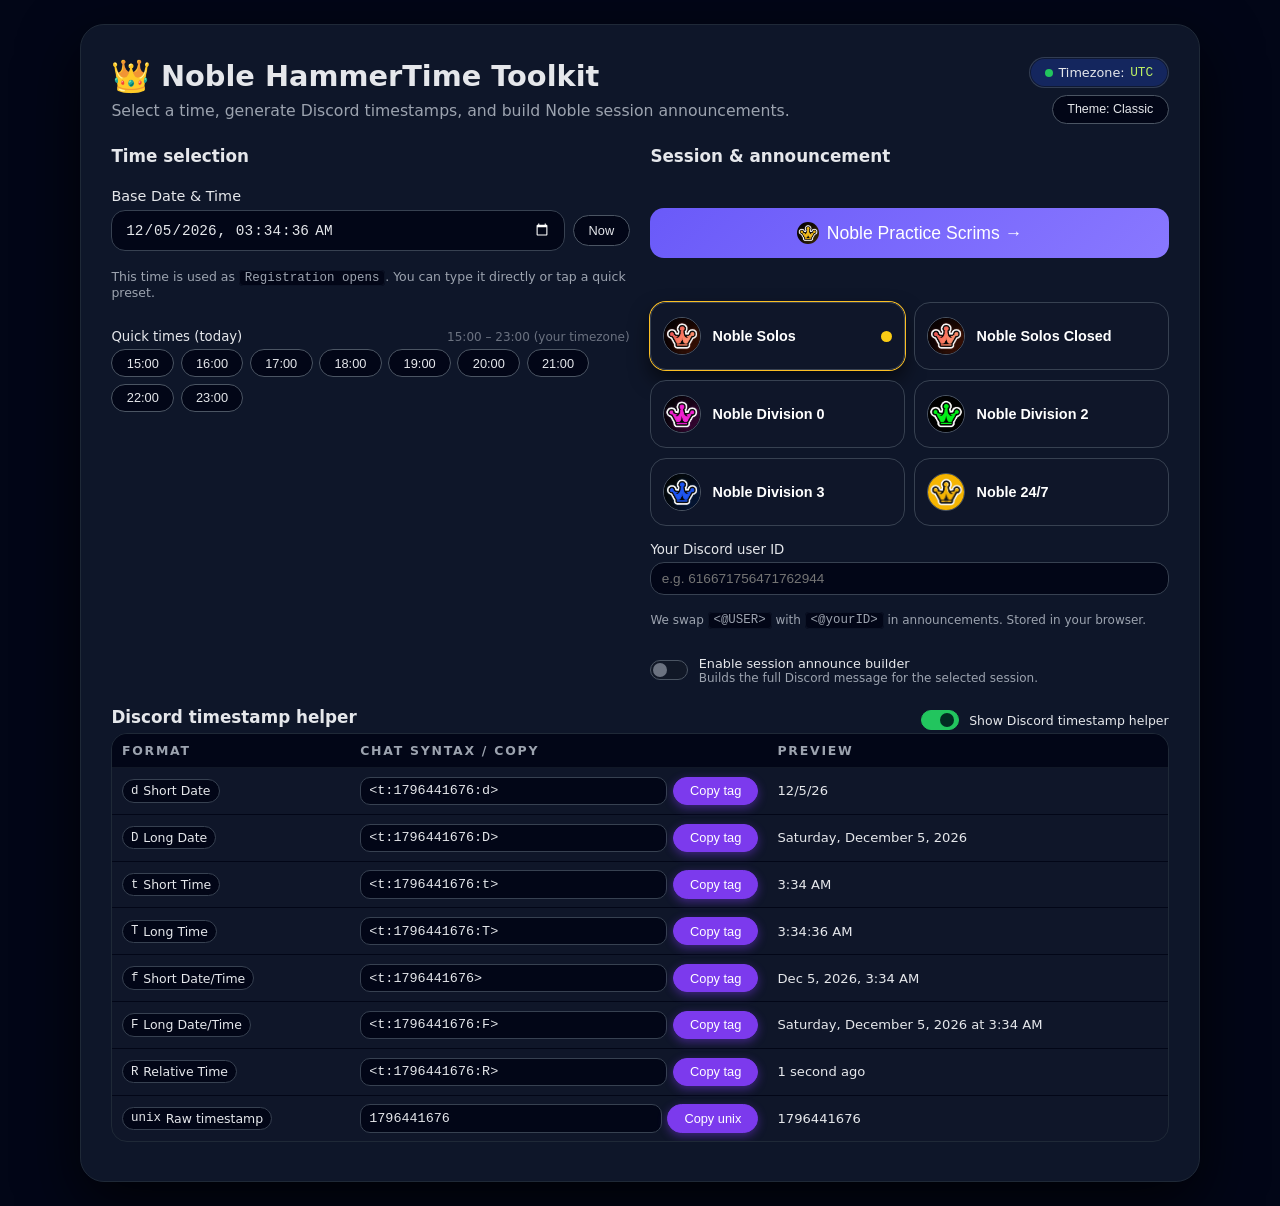
<file: index.html>
<!DOCTYPE html>
<html lang="en">
<head>
  <meta charset="UTF-8" />
  <title>Noble HammerTime Toolkit</title>
  <meta name="viewport" content="width=device-width, initial-scale=1" />
  <link rel="stylesheet" href="styles.css" />
  <link rel="icon" type="image/png" href="img/favicon.png?v=2" />
  <script src="script.js" defer></script>
</head>

<body data-theme="classic">
  <div class="app">
    <div class="app-inner">
      <header class="header">
        <div>
          <h1 class="app-title">
            <span class="emoji">👑</span>
            Noble HammerTime Toolkit
          </h1>
          <p class="app-subtitle">
            Select a time, generate Discord timestamps, and build Noble session announcements.
          </p>
        </div>
        <div class="header-right">
          <div class="timezone-pill">
            <span class="online-dot"></span>
            Timezone:
            <span id="timezoneLabel" class="timezone-text">Local</span>
          </div>
          <button id="themeSwitch" class="theme-pill">
            Theme: Classic
          </button>
        </div>
      </header>

      <!-- TIME + SESSION SETTINGS -->
      <section class="grid-two section-gap">
        <div class="card-block">
          <h2 class="section-title">Time selection</h2>

          <!-- main datetime input + reset -->
          <div class="field-group">
            <label for="datetime" class="field-label">
              Base Date &amp; Time
            </label>
            <div class="field-row field-row-tight">
              <input
                id="datetime"
                type="datetime-local"
                step="1"
                class="input"
              />
              <button type="button" id="resetNow" class="btn-ghost">
                Now
              </button>
            </div>
            <p class="hint">
              This time is used as <code>Registration opens</code>.
              You can type it directly or tap a quick preset.
            </p>
          </div>

          <!-- quick time presets -->
          <div class="field-group">
            <div class="field-row">
              <span class="field-label small">Quick times (today)</span>
              <span class="muted tiny">15:00 – 23:00 (your timezone)</span>
            </div>
            <div class="utc-buttons" id="utcButtons"></div>
          </div>
        </div>
        

        <!-- sessions + host + builder switch -->
        <div class="card-block">
          <h2 class="section-title">Session &amp; announcement</h2>

          <button id="openScrims" class="section-switch-btn">
          <img
            src="img/noble-scrims.png"
            alt="Noble Practice Scrims"
            class="nav-icon"
          />
          Noble Practice Scrims →
          </button>


          <div id="sessionCards" class="session-grid">
            <!-- JS inserts session cards -->
          </div>

          <div class="field-group">
            <label for="discordId" class="field-label small">
              Your Discord user ID
            </label>
            <input
              id="discordId"
              type="text"
              class="input small"
              placeholder="e.g. 616671756471762944"
            />
            <p class="hint tiny">
              We swap <code>&lt;@USER&gt;</code> with <code>&lt;@yourID&gt;</code>
              in announcements. Stored in your browser.
            </p>
          </div>

          <div class="field-group">
            <!-- announce builder switch -->
            <div class="switch-row">
              <label class="switch">
                <input type="checkbox" id="announceMode" />
                <span class="switch-track">
                  <span class="switch-thumb"></span>
                </span>
              </label>
              <div class="switch-text">
                <div class="switch-title">Enable session announce builder</div>
                <div class="switch-sub">
                  Builds the full Discord message for the selected session.
                </div>
              </div>
            </div>
          </div>
        </div>
      </section>

      <!-- DISCORD TIMESTAMPS -->
      <section class="section-gap">
        <div class="section-header">
          <h2 class="section-title">Discord timestamp helper</h2>
          <div class="switch-row compact">
            <label class="switch">
              <input type="checkbox" id="toggleTimestampTable" checked />
              <span class="switch-track">
                <span class="switch-thumb"></span>
              </span>
            </label>
            <div class="switch-text">
              <div class="switch-title small">
                Show Discord timestamp helper
              </div>
            </div>
          </div>
        </div>

        <div class="table-card" id="timestampTableWrapper">
          <table>
            <thead>
              <tr>
                <th>Format</th>
                <th>Chat Syntax / Copy</th>
                <th class="hide-sm">Preview</th>
              </tr>
            </thead>
            <tbody id="formatRows"></tbody>
          </table>
        </div>
      </section>

      <!-- ANNOUNCEMENT -->
      <section id="announceSection" class="section-gap hidden">
        <div class="panel panel-violet">
          <div class="panel-header">
            <span class="panel-icon">📣</span>
            <div>
              <h2 class="section-title-small">Session announce builder</h2>
              <p>
                Uses your base time as <code>Registration opens</code> and
                auto-calculates <code>First Game</code>.
              </p>
              <p class="hint tiny">
                Use the second lobby switch below for lobbies that start
                +5 minutes after the original time. Discord timestamp helper
                above lets you build extra custom <code>&lt;t:...&gt;</code> tags.
              </p>
            </div>
          </div>

          <div class="announce-grid">
            <div class="announce-left">
              <!-- selected icon + name -->
              <div class="announce-session-card">
                <div class="announce-session-icon-wrap">
                  <img
                    id="announceSessionIcon"
                    src="img/noble-solos.png"
                    alt="Session icon"
                    class="announce-session-icon"
                  />
                </div>
                <div class="announce-session-texts">
                  <div id="announceSessionTitle" class="announce-session-title">
                    Noble Solos
                  </div>
                  <div class="announce-session-sub">
                    Pick a session, choose queue type (where needed),
                    then copy the ready-made message.
                  </div>
                </div>
              </div>

              <div class="field-group">
                <label class="field-label small">Session type</label>
                <div id="announceSessionButtons" class="pill-grid"></div>
              </div>

              <div class="field-group" id="queueTypeBlock">
                <label class="field-label small">Queue type</label>
                <div id="queueButtons" class="pill-row"></div>
                <p class="hint tiny">
                  Use Reload for division reload presets. Hidden for Solos, Solos Closed and 24/7.
                </p>
              </div>

              <div class="field-group hidden" id="sessionNumber247Block">
                <label for="sessionNumber247" class="field-label small">
                  24/7 session number
                </label>
                <input
                  id="sessionNumber247"
                  type="number"
                  min="1"
                  step="1"
                  class="input small"
                  placeholder="1"
                />
                <p class="hint tiny">
                  Updates the title, for example <code>Noble 24/7 Session 1</code>.
                </p>
              </div>

              <!-- second lobby switch moved into builder -->
              <div class="field-group">
                <div class="switch-row">
                  <label class="switch">
                    <input type="checkbox" id="secondLobby" />
                    <span class="switch-track">
                      <span class="switch-thumb"></span>
                    </span>
                  </label>
                  <div class="switch-text">
                    <div class="switch-title">Use second lobby template only</div>
                    <div class="switch-sub">
                      Registration opens +5 minutes after the original time.
                    </div>
                  </div>
                </div>
              </div>

              <div class="info-box">
                <p>
                  First game is <code>+20 min</code> for
                  <b>Solos &amp; Div0</b>, <code>+30 min</code> for
                  <b>Solos Closed</b>, and <code>+15 min</code> for
                  <b>Div3 / Div2 / 24/7</b>.
                </p>
                <p class="mt-4">
                  You can still edit channels, emojis, or wording after
                  pasting into Discord.
                </p>
              </div>
            </div>

            <div class="announce-right">
              <label class="field-label small">
                Generated Discord message
              </label>
              <div class="textarea-wrapper">
                <textarea id="announcementText" readonly></textarea>
              </div>
              <button id="copyAnnouncement" class="btn-copy-main">
                Copy announcement
              </button>
            </div>
          </div>
        </div>
      </section>

      <div id="toast" class="toast">Copied</div>

    </div>
  </div>

</body>
</html>
</file>
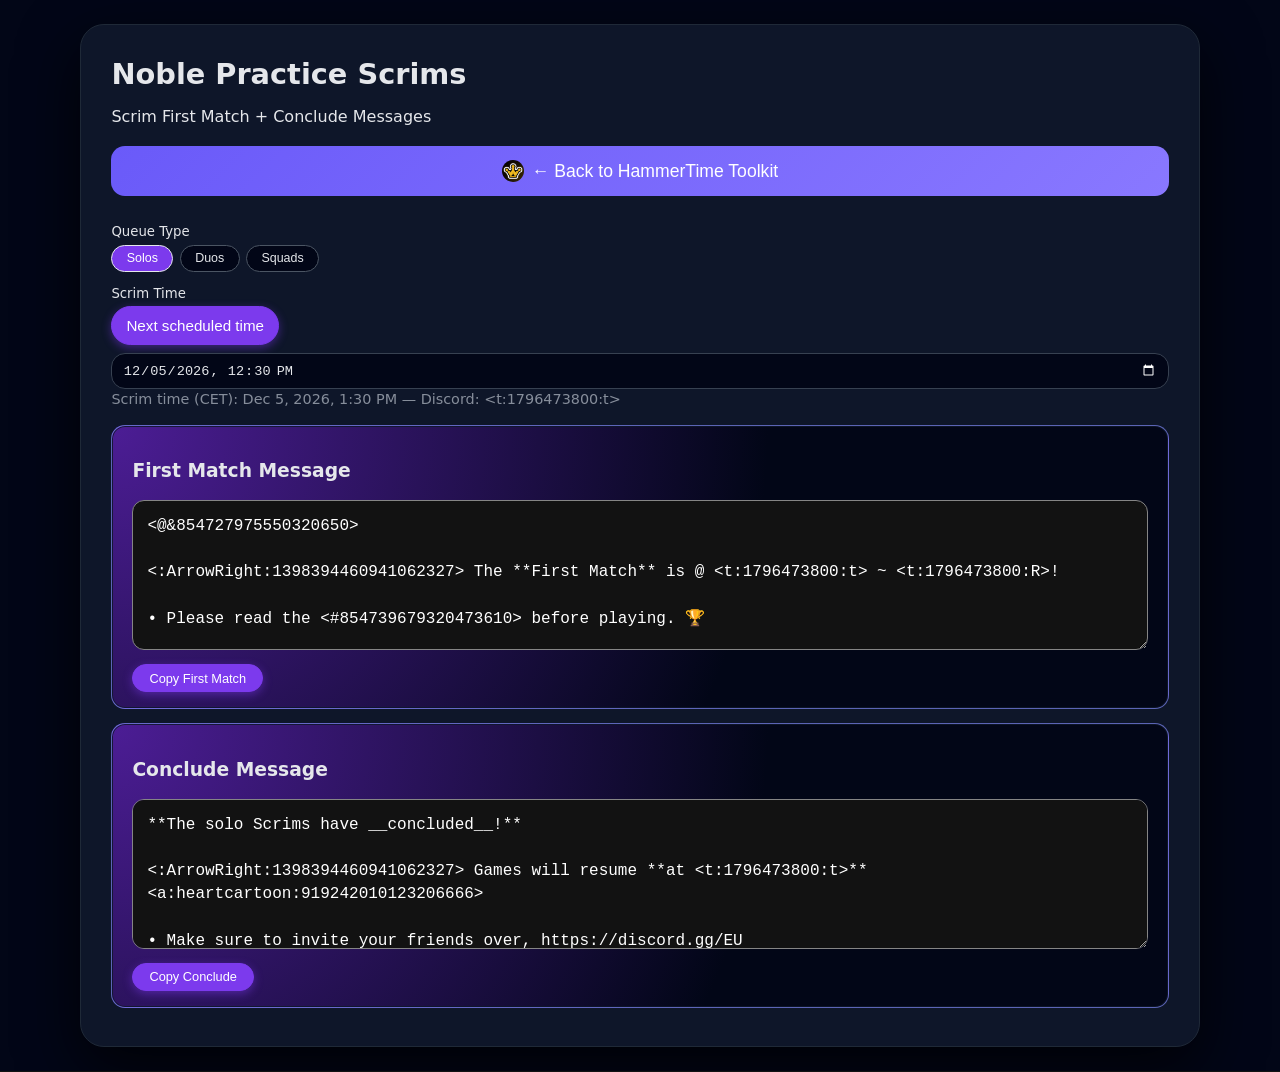
<file: scrims.html>
<!DOCTYPE html>
<html lang="en">
<head>
  <meta charset="UTF-8" />
  <title>Noble Practice Scrims</title>
  <meta name="viewport" content="width=device-width, initial-scale=1" />
  <link rel="stylesheet" href="styles.css" />
  <link rel="icon" type="image/png" href="img/favicon.png?v=1" />
  <script defer src="scrims.js"></script>
</head>


<body>
  <div class="app">
    <div class="app-inner">

      <h1 class="app-title">Noble Practice Scrims</h1>
      <p class="section-subtitle">Scrim First Match + Conclude Messages</p>

      <button onclick="location.href='index.html'" class="section-switch-btn">
  <img
    src="img/noble-scrims.png"
    alt="Noble Practice Scrims"
    class="nav-icon"
  />
  ← Back to HammerTime Toolkit
</button>


      <div class="section">
        <div class="field-group">
          <label class="field-label small">Queue Type</label>
          <div id="scrimQueueButtons" class="pill-row"></div>
        </div>

        <div class="field-group">
          <label class="field-label small">Scrim Time</label>
          <div class="scrim-time-row">
            <button id="scrimAutoNext" class="btn-copy">Next scheduled time</button>
            <input id="scrimTimeInput" type="datetime-local" class="input small">
          </div>
          <p id="scrimTimePreview" class="hint tiny"></p>
        </div>
      </div>

      <div class="scrims-grid">
        <div class="panel panel-violet">
          <h3 class="panel-title-small">First Match Message</h3>
          <textarea id="scrimFirstText" readonly></textarea>
          <button id="copyScrimFirst" class="btn-copy-main">Copy First Match</button>
        </div>

        <div class="panel panel-emerald">
          <h3 class="panel-title-small">Conclude Message</h3>
          <textarea id="scrimConcludeText" readonly></textarea>
          <button id="copyScrimConclude" class="btn-copy-main">Copy Conclude</button>
        </div>
      </div>
    </div>
  </div>
</body>
</html>
</file>
<file: styles.css>
:root {
  color-scheme: dark;
  font-family: system-ui, -apple-system, BlinkMacSystemFont, "Segoe UI",
    sans-serif;
}

/* basic reset */
*,
*::before,
*::after {
  box-sizing: border-box;
}

body {
  margin: 0;
  min-height: 100vh;
  background: radial-gradient(circle at top, #020617, #020617 30%, #020617);
  color: #e5e7eb;
}

/* LAYOUT WRAPPER */

.app {
  display: flex;
  justify-content: center;
  padding: 1.5rem;
}

.app-inner {
  width: 100%;
  max-width: 1120px;
  background: rgba(15, 23, 42, 0.96);
  border-radius: 24px;
  border: 1px solid #1f2937;
  padding: 2rem 1.9rem 2.4rem;
  box-shadow: 0 22px 60px rgba(0, 0, 0, 0.75);
}

/* HEADER */

.header {
  display: flex;
  flex-wrap: wrap;
  gap: 1.25rem;
  justify-content: space-between;
  align-items: flex-start;
  margin-bottom: 1.4rem;
}

.app-title {
  margin: 0;
  font-size: 1.8rem;
  display: flex;
  align-items: center;
  gap: 0.6rem;
}

.emoji {
  font-size: 2rem;
}

.app-subtitle {
  margin: 0.35rem 0 0;
  font-size: 0.98rem;
  color: #9ca3af;
}

.header-right {
  display: flex;
  flex-direction: column;
  gap: 0.4rem;
  align-items: flex-end;
}

.timezone-pill {
  display: inline-flex;
  align-items: center;
  gap: 0.35rem;
  padding: 0.45rem 0.9rem;
  border-radius: 999px;
  background: rgba(30, 64, 175, 0.4);
  border: 1px solid rgba(55, 65, 81, 0.9);
  font-size: 0.8rem;
  color: #e5e7eb;
  box-shadow: inset 0 0 0 1px rgba(15, 23, 42, 0.8);
}

.online-dot {
  width: 0.5rem;
  height: 0.5rem;
  border-radius: 999px;
  background: #22c55e;
}

.timezone-text {
  font-family: ui-monospace, SFMono-Regular, Menlo, Monaco, Consolas,
    "Liberation Mono", "Courier New", monospace;
  color: #bef264;
}

.theme-pill {
  border-radius: 999px;
  border: 1px solid #4b5563;
  background: #020617;
  color: #e5e7eb;
  font-size: 0.78rem;
  padding: 0.4rem 0.9rem;
  cursor: pointer;
  display: inline-flex;
  align-items: center;
  gap: 0.3rem;
}

/* SECTIONS */

.section-gap {
  margin-top: 1.4rem;
}

.section-title {
  margin: 0 0 0.4rem;
  font-size: 1.05rem;
}

.section-title-small {
  margin: 0;
  font-size: 1rem;
}

.section-header {
  display: flex;
  justify-content: space-between;
  align-items: center;
  gap: 0.6rem;
}

/* GRID BASE */

.grid-two {
  display: grid;
  grid-template-columns: minmax(0, 1.2fr) minmax(0, 1.2fr);
  gap: 1.3rem;
}

.card-block {
  display: flex;
  flex-direction: column;
  gap: 1rem;
}

/* FORM ELEMENTS */

.field-group {
  display: flex;
  flex-direction: column;
  gap: 0.35rem;
}

.field-row {
  display: flex;
  justify-content: space-between;
  align-items: baseline;
  gap: 0.5rem;
}

.field-row-tight {
  align-items: center;
}

.field-label {
  font-size: 0.9rem;
  font-weight: 500;
  color: #e5e7eb;
}

.field-label.small {
  font-size: 0.83rem;
}

.input {
  width: 100%;
  padding: 0.65rem 0.8rem;
  border-radius: 14px;
  border: 1px solid #374151;
  background: #020617;
  color: #e5e7eb;
  font-size: 0.9rem;
}

.input.small {
  font-size: 0.85rem;
  padding: 0.5rem 0.65rem;
}

.input:focus {
  outline: 2px solid #7c3aed;
  border-color: #7c3aed;
}

.hint {
  font-size: 0.78rem;
  color: #9ca3af;
}

.hint.tiny {
  font-size: 0.75rem;
}

code {
  font-family: ui-monospace, SFMono-Regular, Menlo, Monaco, Consolas,
    "Liberation Mono", "Courier New", monospace;
  font-size: 0.78rem;
  padding: 0.02rem 0.3rem;
  border-radius: 4px;
  background: #020617;
  border: 1px solid rgba(15, 23, 42, 0.8);
}

/* SWITCHES */

.switch-row {
  display: flex;
  align-items: center;
  gap: 0.65rem;
}

.switch-row.compact .switch-text {
  margin-top: 0;
}

.switch {
  position: relative;
  display: inline-flex;
  align-items: center;
  cursor: pointer;
}

.switch input {
  position: absolute;
  opacity: 0;
}

.switch-track {
  width: 38px;
  height: 20px;
  border-radius: 999px;
  background: #111827;
  border: 1px solid #4b5563;
  display: inline-flex;
  align-items: center;
  padding: 2px;
  transition: background 0.15s, border 0.15s;
}

.switch-thumb {
  width: 14px;
  height: 14px;
  border-radius: 999px;
  background: #6b7280;
  transition: transform 0.15s, background 0.15s;
}

.switch input:checked + .switch-track {
  background: #22c55e;
  border-color: #22c55e;
}

.switch input:checked + .switch-track .switch-thumb {
  transform: translateX(16px);
  background: #022c22;
}

.switch-text {
  font-size: 0.8rem;
  color: #e5e7eb;
}

.switch-title {
  font-weight: 500;
}

.switch-title.small {
  font-size: 0.78rem;
}

.switch-sub {
  font-size: 0.75rem;
  color: #9ca3af;
}

/* NOW BUTTON */

.btn-ghost {
  flex-shrink: 0;
  border-radius: 999px;
  border: 1px solid #4b5563;
  background: #020617;
  color: #e5e7eb;
  font-size: 0.8rem;
  padding: 0.45rem 0.9rem;
  cursor: pointer;
  transition: background 0.1s, border 0.1s, transform 0.05s;
}

.btn-ghost:hover {
  background: #111827;
  border-color: #9ca3af;
}

.btn-ghost:active {
  transform: scale(0.97);
}

/* QUICK TIME BUTTONS */

.utc-buttons {
  display: flex;
  flex-wrap: wrap;
  gap: 0.4rem;
}

.utc-btn {
  border: 1px solid #4b5563;
  border-radius: 999px;
  padding: 0.35rem 0.9rem;
  font-size: 0.8rem;
  background: #020617;
  color: #e5e7eb;
  cursor: pointer;
  transition: background 0.1s, transform 0.1s, box-shadow 0.1s;
}

.utc-btn:hover {
  background: #111827;
  box-shadow: 0 4px 10px rgba(0, 0, 0, 0.5);
}

.utc-btn:active {
  transform: scale(0.97);
}

/* SESSION CARDS */

.session-grid {
  display: grid;
  grid-template-columns: repeat(auto-fit, minmax(220px, 1fr));
  gap: 0.6rem;
}

.session-card {
  display: flex;
  align-items: center;
  gap: 0.7rem;
  border-radius: 16px;
  border: 1px solid #374151;
  background: rgba(15, 23, 42, 0.95);
  padding: 0.6rem 0.75rem;
  cursor: pointer;
  transition: border 0.12s, background 0.12s, box-shadow 0.12s, transform 0.05s;
  min-height: 68px;
}

.session-card:hover {
  border-color: #6b7280;
  background: #020617;
}

.session-card.selected {
  box-shadow: 0 0 0 1px #fbbf24, 0 10px 20px rgba(0, 0, 0, 0.6);
}

.session-icon-wrap {
  width: 38px;
  height: 38px;
  border-radius: 999px;
  overflow: hidden;
  border: 1px solid #4b5563;
  background: #020617;
  display: flex;
  align-items: center;
  justify-content: center;
}

.session-icon {
  width: 100%;
  height: 100%;
  object-fit: contain;
}

.session-texts {
  flex: 1;
}

.session-title {
  font-size: 0.9rem;
  font-weight: 600;
}

.session-sub {
  font-size: 0.78rem;
  color: #9ca3af;
  margin-top: 0.12rem;
}

.session-dot {
  width: 0.7rem;
  height: 0.7rem;
  border-radius: 999px;
}

.session-dot.amber {
  background: #facc15;
}

.session-dot.purple {
  background: #a855f7;
}

.session-dot.lime {
  background: #84cc16;
}

.session-dot.blue {
  background: #38bdf8;
}

.session-dot.yellow {
  background: #fde047;
}

/* TABLE (TIMESTAMPS) */

.table-card {
  border-radius: 16px;
  border: 1px solid #1f2937;
  background: rgba(15, 23, 42, 0.82);
  overflow-x: auto;
}

table {
  width: 100%;
  border-collapse: collapse;
  font-size: 0.86rem;
}

thead {
  background: #020617;
}

th,
td {
  padding: 0.55rem 0.6rem;
  text-align: left;
}

th {
  font-size: 0.78rem;
  text-transform: uppercase;
  letter-spacing: 0.14em;
  color: #9ca3af;
  border-bottom: 1px solid #111827;
}

tr + tr td {
  border-top: 1px solid #020617;
}

.format-pill {
  display: inline-flex;
  align-items: center;
  gap: 0.3rem;
  padding: 0.2rem 0.5rem;
  border-radius: 999px;
  border: 1px solid #374151;
  background: #020617;
  font-size: 0.78rem;
}

.format-pill code {
  border: none;
  background: transparent;
  padding: 0;
}

.syntax-row {
  display: flex;
  flex-wrap: wrap;
  gap: 0.35rem;
  align-items: center;
}

.syntax-input {
  flex: 1;
  min-width: 140px;
  font-family: ui-monospace, SFMono-Regular, Menlo, Monaco, Consolas,
    "Liberation Mono", "Courier New", monospace;
  font-size: 0.84rem;
  border-radius: 10px;
  border: 1px solid #374151;
  background: #020617;
  color: #e5e7eb;
  padding: 0.35rem 0.5rem;
}

.syntax-input:focus {
  outline: 1px solid #7c3aed;
}

/* copy buttons */

.btn-copy,
.btn-copy-main {
  border-radius: 999px;
  border: 1px solid #7c3aed;
  background: #7c3aed;
  color: #fff;
  font-size: 0.8rem;
  padding: 0.35rem 1rem;
  cursor: pointer;
  white-space: nowrap;
  box-shadow: 0 3px 10px rgba(124, 58, 237, 0.45);
  transition: background 0.12s, transform 0.05s, box-shadow 0.12s;
}

.btn-copy:hover,
.btn-copy-main:hover {
  background: #8b5cf6;
}

.btn-copy:active,
.btn-copy-main:active {
  transform: scale(0.97);
  box-shadow: 0 2px 6px rgba(124, 58, 237, 0.4);
}

.btn-copy-main {
  margin-top: 0.6rem;
  align-self: flex-end;
}

/* PANELS / ANNOUNCE */

.panel {
  border-radius: 20px;
  padding: 1rem 1.1rem 1.2rem;
  border: 1px solid;
  box-shadow: inset 0 0 0 1px rgba(15, 23, 42, 0.85);
}

.panel-violet {
  background: radial-gradient(circle at top left, #4c1d95, #020617 60%);
  border-color: rgba(129, 140, 248, 0.7);
}

.panel-header {
  display: flex;
  gap: 0.6rem;
  align-items: center;
  margin-bottom: 0.6rem;
}

.panel-header p {
  margin: 0.2rem 0 0;
  font-size: 0.8rem;
  color: #c4d4f7;
}

.panel-icon {
  width: 1.7rem;
  height: 1.7rem;
  border-radius: 999px;
  display: flex;
  align-items: center;
  justify-content: center;
  font-size: 0.9rem;
  border: 1px solid rgba(129, 140, 248, 0.9);
  background: rgba(129, 140, 248, 0.2);
  color: #ede9fe;
}

.announce-grid {
  display: grid;
  grid-template-columns: minmax(0, 1.2fr) minmax(0, 2fr);
  gap: 0.9rem;
}

.info-box {
  border-radius: 12px;
  border: 1px solid rgba(129, 140, 248, 0.7);
  background: rgba(15, 23, 42, 0.9);
  padding: 0.6rem 0.7rem;
  font-size: 0.8rem;
  color: #e5e7eb;
}

.info-box .mt-4 {
  margin-top: 0.45rem;
  font-size: 0.78rem;
  color: #c4b5fd;
}

/* announce session info card */

.announce-session-card {
  display: flex;
  align-items: center;
  gap: 0.6rem;
  border-radius: 14px;
  border: 1px solid rgba(129, 140, 248, 0.7);
  background: rgba(15, 23, 42, 0.95);
  padding: 0.5rem 0.6rem;
  margin-bottom: 0.7rem;
}

.announce-session-icon-wrap {
  width: 36px;
  height: 36px;
  border-radius: 999px;
  overflow: hidden;
  border: 1px solid #4b5563;
  background: #020617;
  display: flex;
  align-items: center;
  justify-content: center;
}

.announce-session-icon {
  width: 100%;
  height: 100%;
  object-fit: contain;
}

.announce-session-texts {
  flex: 1;
}

.announce-session-title {
  font-size: 0.9rem;
  font-weight: 600;
}

.announce-session-sub {
  font-size: 0.76rem;
  color: #9ca3af;
}

/* pills */

.pill-grid {
  display: grid;
  grid-template-columns: repeat(2, minmax(0, 1fr));
  gap: 0.4rem;
}

.pill-row {
  display: flex;
  flex-wrap: wrap;
  gap: 0.4rem;
}

.pill-btn {
  border-radius: 999px;
  border: 1px solid #4b5563;
  padding: 0.35rem 0.9rem;
  background: #020617;
  font-size: 0.78rem;
  color: #e5e7eb;
  cursor: pointer;
  text-align: left;
  transition: background 0.1s, border 0.1s;
}

.pill-btn.selected {
  background: #7c3aed;
  border-color: #e5e7eb;
  color: #fff;
}

/* TEXTAREA */

.textarea-wrapper {
  position: relative;
}

#announcementText {
  width: 100%;
  min-height: 210px;
  border-radius: 14px;
  border: 1px solid rgba(129, 140, 248, 0.7);
  background: rgba(15, 23, 42, 0.98);
  padding: 0.75rem 0.85rem;
  font-family: ui-monospace, SFMono-Regular, Menlo, Monaco, Consolas,
    "Liberation Mono", "Courier New", monospace;
  font-size: 0.86rem;
  color: #e5e7eb;
  resize: vertical;
  overflow: auto;
}

/* nicer scrollbar inside box */

#announcementText::-webkit-scrollbar {
  width: 6px;
}

#announcementText::-webkit-scrollbar-track {
  background: transparent;
}

#announcementText::-webkit-scrollbar-thumb {
  background: #4b5563;
  border-radius: 999px;
}

/* TOAST */

.toast {
  position: fixed;
  left: 50%;
  bottom: 1.6rem;
  transform: translateX(-50%) translateY(8px);
  padding: 0.5rem 1.1rem;
  border-radius: 999px;
  background: #22c55e;
  color: #022c22;
  font-size: 0.84rem;
  box-shadow: 0 12px 26px rgba(0, 0, 0, 0.6);
  opacity: 0;
  pointer-events: none;
  transition: opacity 0.16s ease, transform 0.16s ease;
}

.toast.show {
  opacity: 1;
  transform: translateX(-50%) translateY(0);
}

/* HELPERS */

.hidden {
  display: none;
}

.mt-4 {
  margin-top: 0.45rem;
}

.muted {
  color: #6b7280;
}

.tiny {
  font-size: 0.75rem;
}

.hide-sm {
  display: table-cell;
}

/* RESPONSIVE */

@media (max-width: 900px) {
  .grid-two {
    grid-template-columns: minmax(0, 1fr);
  }

  .announce-grid {
    grid-template-columns: minmax(0, 1fr);
  }

  .header-right {
    align-items: flex-start;
  }
}

@media (max-width: 640px) {
  .app {
    padding: 0.8rem;
  }

  .app-inner {
    padding: 1.2rem 1rem 1.8rem;
    border-radius: 18px;
  }

  .app-title {
    font-size: 1.5rem;
  }

  /*.hide-sm {
    display: none;
  }
   */

  .announce-grid {
    gap: 0.8rem;
  }

  .timezone-pill {
    font-size: 0.76rem;
  }
}

/* THEME SWITCH (EMERALD THEME) */

body[data-theme="emerald"] .app-inner {
  border-color: #047857;
  background: radial-gradient(circle at top, #022c22, #020617 55%);
}

body[data-theme="emerald"] .timezone-pill {
  background: rgba(22, 163, 74, 0.33);
  border-color: rgba(22, 163, 74, 0.8);
}

body[data-theme="emerald"] .panel-violet {
  background: radial-gradient(circle at top left, #065f46, #020617 60%);
  border-color: rgba(16, 185, 129, 0.7);
}

body[data-theme="emerald"] .panel-icon {
  border-color: rgba(16, 185, 129, 0.8);
  background: rgba(16, 185, 129, 0.2);
  color: #bbf7d0;
}

body[data-theme="emerald"] .btn-copy,
body[data-theme="emerald"] .btn-copy-main {
  background: #22c55e;
  border-color: #22c55e;
  box-shadow: 0 3px 10px rgba(34, 197, 94, 0.45);
}

body[data-theme="emerald"] .btn-copy:hover,
body[data-theme="emerald"] .btn-copy-main:hover {
  background: #16a34a;
}

body[data-theme="emerald"] .input:focus {
  outline-color: #22c55e;
  border-color: #22c55e;
}

/* THEME SWITCH (CLEAN / SLATE) */

body[data-theme="clean"] {
  background: #020617;
}

body[data-theme="clean"] .app-inner {
  background: #020617;
  border-color: #111827;
  box-shadow: 0 20px 40px rgba(0, 0, 0, 0.75);
}

body[data-theme="clean"] .app-title {
  color: #f97316;
}

body[data-theme="clean"] .panel-violet {
  background: #020617;
  border-color: #1f2937;
}

body[data-theme="clean"] .panel-icon {
  border-color: #f97316;
  background: rgba(249, 115, 22, 0.18);
  color: #fed7aa;
}

body[data-theme="clean"] .timezone-pill {
  background: #020617;
  border-color: #374151;
}

body[data-theme="clean"] .btn-copy,
body[data-theme="clean"] .btn-copy-main {
  background: #2563eb;
  border-color: #2563eb;
  box-shadow: 0 3px 10px rgba(37, 99, 235, 0.5);
}

body[data-theme="clean"] .btn-copy:hover,
body[data-theme="clean"] .btn-copy-main:hover {
  background: #1d4ed8;
}

body[data-theme="clean"] .input:focus {
  outline-color: #2563eb;
  border-color: #2563eb;
}

.section-switch-btn {
  margin-top: 12px;
  margin-bottom: 14px;
  padding: 12px 16px;
  width: 100%;
  font-size: 1.05rem;
  background: linear-gradient(135deg, #6a5af9, #8978ff);
  border: none;
  border-radius: 14px;
  color: white;
  cursor: pointer;
  transition: 0.2s;

  display: flex;              /* NEW */
  align-items: center;        /* NEW */
  justify-content: center;    /* keep centered text+icon */
  gap: 8px;                   /* space between icon and text */
}

.nav-icon {
  width: 22px;
  height: 22px;
  border-radius: 999px;
  object-fit: cover;
}

.section-switch-btn:hover {
  transform: translateY(-2px);
  opacity: 0.9;
}


.section-switch-btn {
  margin: 20px 0 28px 0 !important;
  padding: 14px 18px !important;
  font-size: 1.1rem !important;
}

#scrimTimePreview {
  margin-top: -4px;   /* moves it a bit closer to the input */
  margin-bottom: 4px; /* tiny space below */
  font-size: 0.9rem;
  opacity: 0.85;
}


.scrim-time-row input {
  padding: 10px 14px;
  font-size: 1rem;
}

.scrim-time-row button {
  padding: 10px 14px;
  font-size: 0.95rem;
  margin-bottom: 8px;   /* <-- adds space under the button */
}


/* --- Scrims Page Fixes --- */

/* Make textboxes stretch full width */
.textarea-wrapper textarea {
  width: 100%;
  max-width: 100%;
}

/* Tighter spacing between sections */
.scrims-grid {
  gap: 16px;
}

.section .field-group {
  margin-bottom: 14px;
}

.scrims-grid .panel-header {
  margin-bottom: 10px;
}


/* Stop gradient from making panel too large */
.panel-violet {
  background-size: cover;
}

.panel-violet {
  background: radial-gradient(circle at top left, #4c1d95, #020617 60%);
  border-color: rgba(129, 140, 248, 0.7);
}

/* Make .panel-emerald look like the violet panel on the scrims page */
.panel-emerald {
  background: radial-gradient(circle at top left, #4c1d95, #020617 60%);
  border-color: rgba(129, 140, 248, 0.7);
}

/* --- CLEAN SCRIMS LAYOUT FIX --- */

/* Scrims layout spacing */
.scrims-grid {
  display: flex;
  flex-direction: column;
  gap: 14px;
}

/* Scrims panels (smaller + tighter) */
.scrims-grid .panel {
  padding: 16px 20px;
  border-radius: 14px;
  min-height: auto;
}

/* Scrims textarea (large & wide) */
.scrims-grid textarea {
  width: 100%;
  max-width: 100%;
  min-height: 150px;
  font-size: 1rem;
  line-height: 1.45;
  padding: 14px;
  border-radius: 12px;
  resize: vertical;
}

/* Force the copy button BELOW textarea */
.scrims-grid .btn-copy-main {
  margin-top: 10px;
  align-self: flex-start;
}
</file>
